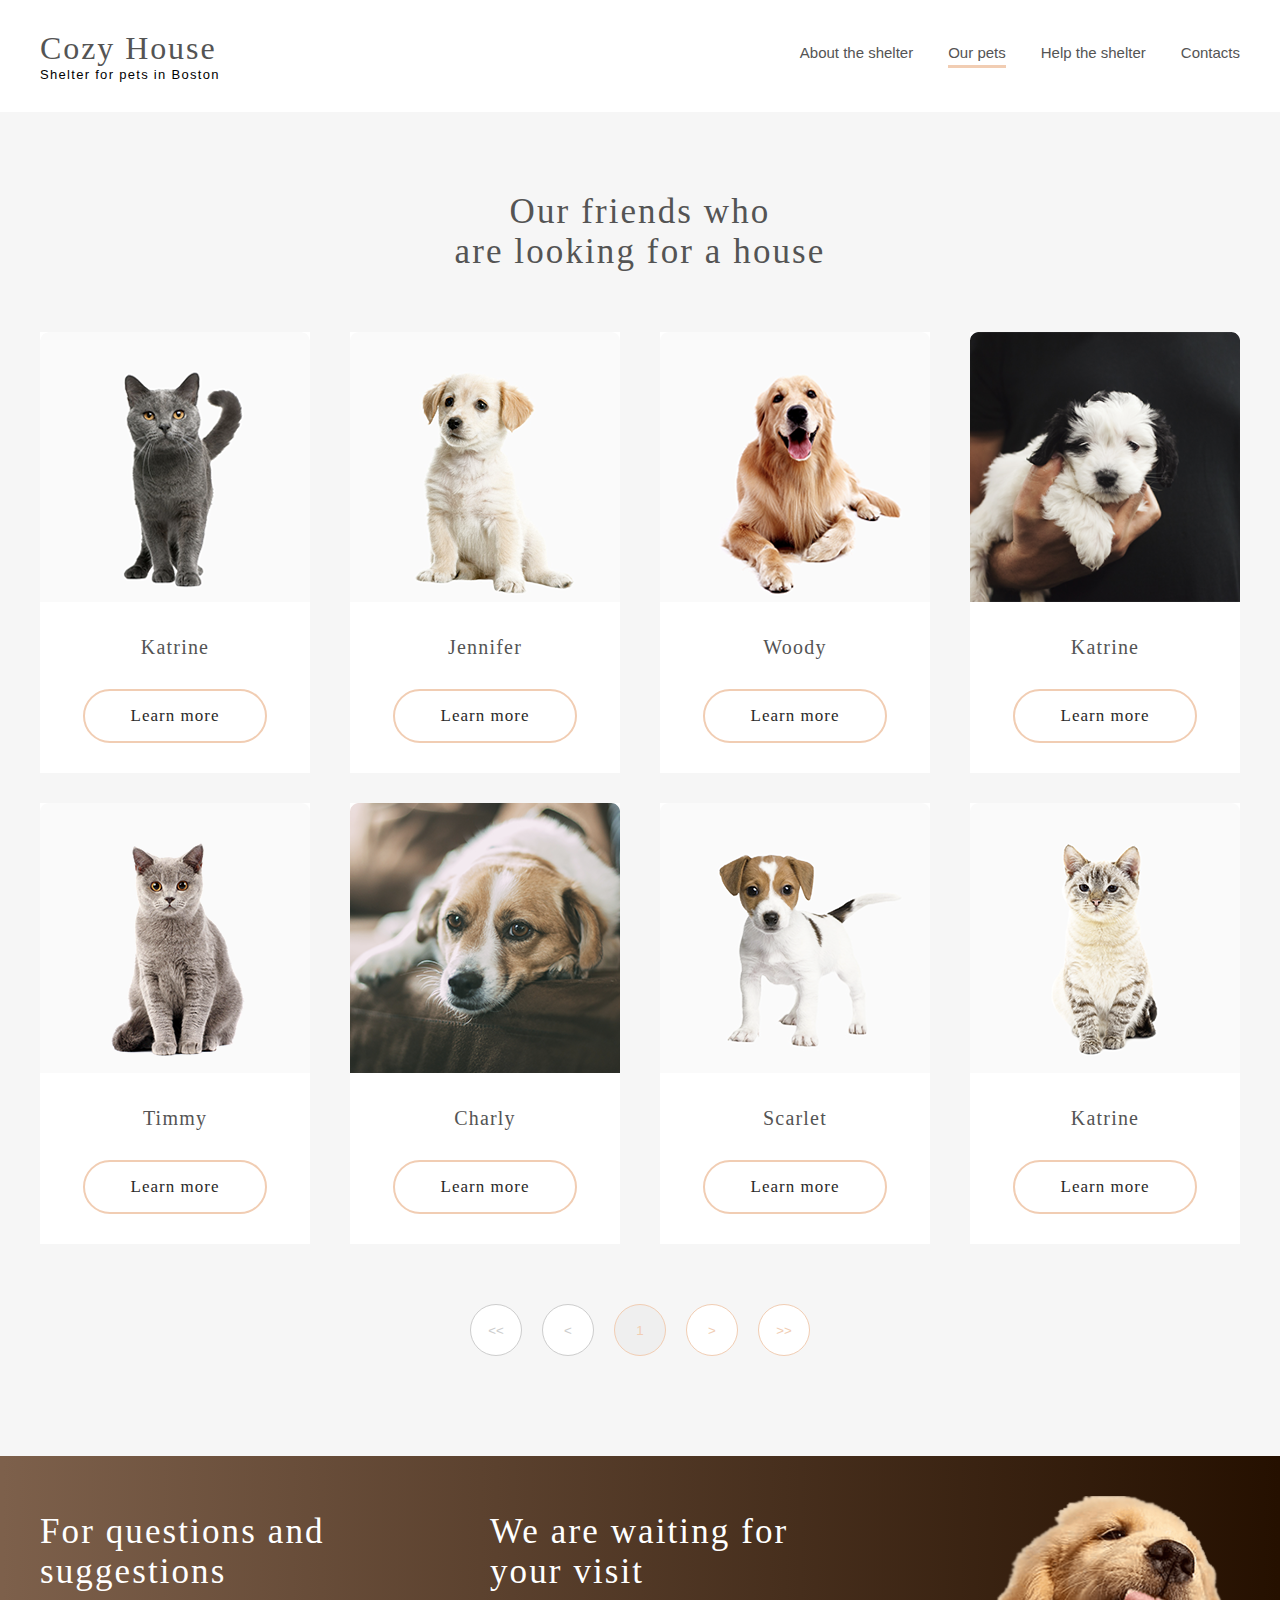
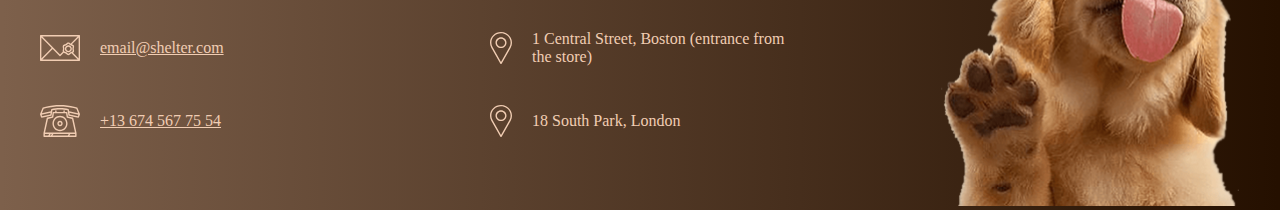
<file: Task7.2/index.html>
<!DOCTYPE html>
<html lang="en">

<head>
    <meta charset="UTF-8">
    <meta http-equiv="X-UA-Compatible" content="IE=edge">
    <meta name="viewport" content="width=device-width, initial-scale=1.0">
    <title>Task7.1</title>
    <link rel="stylesheet" href="css/style.css">
</head>

<body>
    <header>
        <div class="container flex-wrapper">
            <div class="logo-wrapper">
                <a class="logo" href="#">Cozy House</a>
                <p>Shelter for pets in Boston</p>
            </div>
            <nav>
                <ul>
                    <li><a href="#">About the shelter</a></li>
                    <li><a class="active" href="#">Our pets</a></li>
                    <li><a href="#">Help the shelter</a></li>
                    <li><a href="#">Contacts</a></li>
                </ul>

            </nav>
        </div>
    </header>
    <main>
        <div class="container">
            <h1>Our friends who <br> are looking for a house</h1>
            <div class="pets">
                <!-- родитель для карточек -->
                <div class="pet-card">
                    <img src="images/pets-katrine1.png" alt="Katrine">
                    <p>Katrine</p>
                    <a class="learn-more" href="#">Learn more</a>
                </div>
                <div class="pet-card">
                    <img src="images/pets-jennifer2.png" alt="jennifer">
                    <p>Jennifer</p>
                    <a class="learn-more" href="#">Learn more</a>
                </div>
                <div class="pet-card">
                    <img src="images/pets-woody3.png" alt="woody">
                    <p>Woody</p>
                    <a class="learn-more" href="#">Learn more</a>
                </div>
                <div class="pet-card">
                    <img src="images/pets-katrine4.png" alt="Katrine">
                    <p>Katrine</p>
                    <a class="learn-more" href="#">Learn more</a>
                </div>
                <div class="pet-card">
                    <img src="images/pets-timmy5.png" alt="Timmy">
                    <p>Timmy</p>
                    <a class="learn-more" href="#">Learn more</a>
                </div>
                <div class="pet-card">
                    <img src="images/pets-charly6.png" alt="charly">
                    <p>Charly</p>
                    <a class="learn-more" href="#">Learn more</a>
                </div>
                <div class="pet-card">
                    <img src="images/pets-scarlet7.png" alt="scarlet">
                    <p>Scarlet</p>
                    <a class="learn-more" href="#">Learn more</a>
                </div>
                <div class="pet-card">
                    <img src="images/pets-katrine8.png" alt="Katrine">
                    <p>Katrine</p>
                    <a class="learn-more" href="#">Learn more</a>
                </div>

            </div>
            <div class="pets-nav">
                <button class="pets-nav-button disabled"><<</button>
                <button class="pets-nav-button disabled"><</button>
                <button class="pets-nav-button active-page">1</button>
                <button class="pets-nav-button active-nav">></button>
                <button class="pets-nav-button active-nav">>></button>
            </div>
        </div>
    </main>
    <footer>
        <div class="container flex-wrapper">
            <div>
                <h2>For questions and suggestions</h2>
                <p class="email">

                    <a href="mailto:email@shelter.com"> email@shelter.com</a>
                </p>
                <p class="tel"> <a href="tel:+136745677554"> +13 674 567 75 54</a></p>
            </div>
            <div>
                <h2>We are waiting for your visit</h2>
                <p class="local">1 Central Street, Boston (entrance from the store)</p>
                <p class="local">18 South Park, London </p>
            </div>
            <div>
                <img src="images/footerp.png" alt="dog">
            </div>
        </div>
    </footer>

</body>

</html>
</file>
<file: Task7.2/css/style.css>
* {
    margin: 0;
    padding: 0;
    box-sizing: border-box;
}

body {
    font-family: Georgia, 'Times New Roman', Times, serif;
}

.container {
    max-width: 1200px;
    margin: auto;
}

header {
    padding: 30px 0;
    background-color: #fff;
}

.flex-wrapper {
    display: flex;
    justify-content: space-between;
    align-items: center;
}

.logo {
    font-family: Georgia, 'Times New Roman', Times, serif;
    font-weight: 400;
    font-size: 32px;
    text-decoration: none;
    color: #545454;
    letter-spacing: 0.06em;
}

.logo-wrapper p {
    font-family: Arial, Helvetica, sans-serif;
    font-size: 13px;
    font-weight: 400;
    letter-spacing: 0.1em;
}

nav ul {
    display: flex;
    list-style: none;
}

nav li {
    margin-left: 35px;
}

nav a {
    font: 15px Arial;
    text-decoration: none;
    color: #545454;
    display: block;
    padding-bottom: 4px;
}

.active {
    border-bottom: #F1CDB3 solid 3px;
}

main {
    padding: 80px 0 100px;
    background-color: #f6f6f6;
}

h1 {
    margin-bottom: 60px;
    text-align: center;
    font-size: 35px;
    color: #545454;
    letter-spacing: 0.06em;
    font-weight: 400;
}

.pets {
    display: flex;
    flex-wrap: wrap;
    justify-content: space-between;
    margin-bottom: 30px;
}

.pet-card {
    background-color: #fff;
    flex-basis: 270px;
    margin-bottom: 30px;
    text-align: center;
    padding-bottom: 30px;
}

.pet-card p {
    margin: 30px 0;
    color: #545454;
    letter-spacing: 0.06em;
    font-size: 20px;
}

.learn-more {
    display: inline-block;
    /*для того чтобы ссылкам задавать верхний и нижний падинги нужно ссылки инлайблочными*/
    padding: 15px 45px;
    border: 2px #F1CDB3 solid;
    border-radius: 100px;
    color: #292929;
    text-decoration: none;
    letter-spacing: 0.06em;
    font-size: 17px;
}

.pets-nav {
    width: 340px;
    margin: auto;
    display: flex;
    justify-content: space-between;
}

.pets-nav-button {
    width: 52px;
    height: 52px;
    display: flex;
    justify-content: center;
    align-items: center;
    border-radius: 50%;
    cursor: pointer;
}

.disabled {
    border: #CDCDCD 1px solid;
    color: #CDCDCD;
    background: #fff;
}

.active-page {
    border: #F1CDB3 1px solid;
    color: #F1CDB3;
}

.active-nav {
    border: #F1CDB3 1px solid;
    color: #F1CDB3;
    background: #fff;
}

footer {
    background: linear-gradient(90.26deg, #7D604B 0.23%, #251000 99.8%);
    padding-top: 40px;
}

footer .flex-wrapper>div {
    width: 300px;
}

footer .flex-wrapper {
    align-items: flex-start;
}

footer h2 {
    font-size: 35px;
    color: #fff;
    letter-spacing: 0.06em;
    font-weight: 400;
    padding-top: 16px;
    margin-bottom: 33px;
}

footer p {
    min-height: 46px;
    padding-left: 60px;
    display: flex;
    align-items: center;
    color: #F1CDB3;
    margin-bottom: 27px;
}

footer a {
    color: #F1CDB3;
}

footer .email {
    background: url(../images/mail.svg) no-repeat left center;
}

footer .tel {
    background: url(../images/phone.svg) no-repeat left center;
}

footer .local {
    background: url(../images/pin.svg) no-repeat left center;
    padding-left: 42px;
}
</file>
